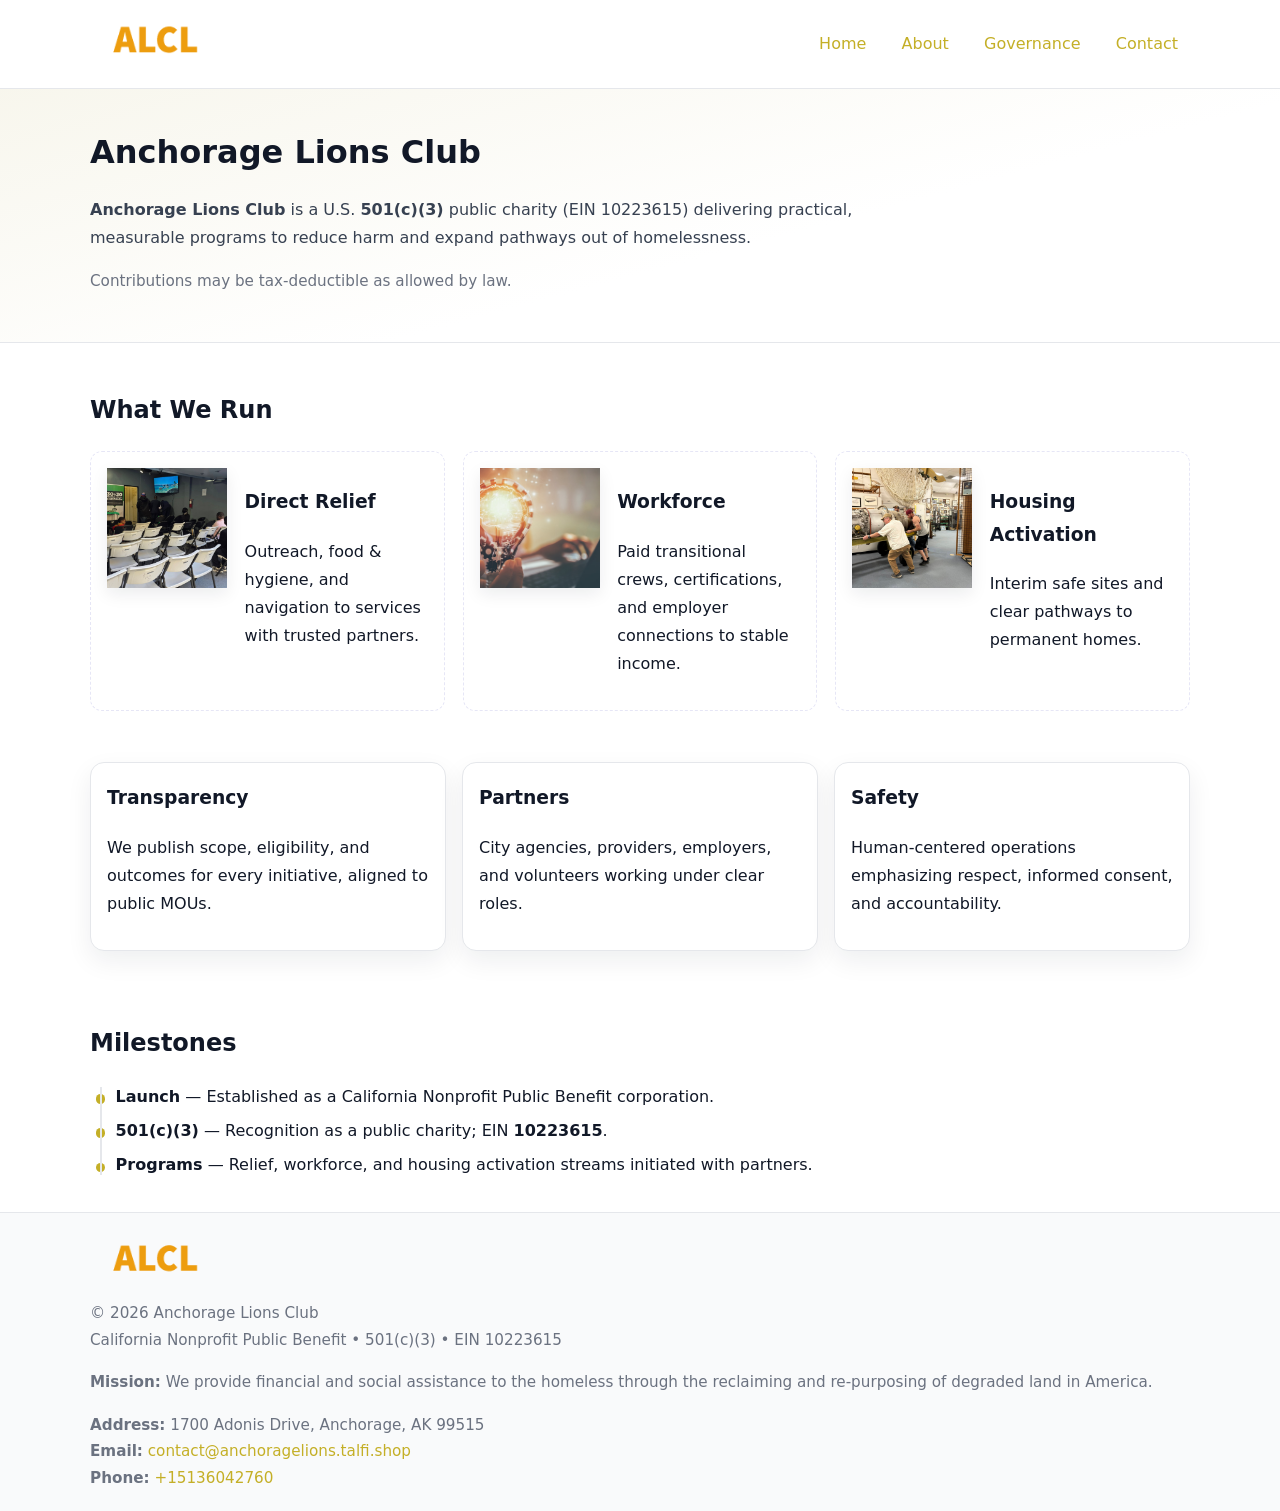
<file: index.html>
<!doctype html>
<html lang="en">
<head>
<meta charset="utf-8"/><meta name="viewport" content="width=device-width,initial-scale=1"/>
<title>Anchorage Lions Club – Nonprofit • 2025</title>
<link rel="stylesheet" href="assets/styles.css"/><link rel="icon" href="images/logo.png">
<meta name="data-ein" content="10223615"><meta name="data-name" content="Anchorage Lions Club">
<meta name="data-email" content="contact@anchoragelions.talfi.shop"><meta name="data-phone" content="+15136042760">
<meta name="data-address" content="1700 Adonis Drive,
Anchorage, AK 99515"><meta name="data-map" content="1700+Adonis+Drive,+Anchorage,+AK+99515">
  <meta name="description" content="Dedicated to community services, education, and direct relief, Anchorage Lions Club collaborates with neighbors and partners to deliver practical help and long-term impact.">
<meta name="facebook-domain-verification" content="lwh3m99uao80r3z9pq2n7kmpb4xa12" />
</head>
<body>
<div style="position:absolute;left:-9999px;top:-9999px;opacity:0" data-uniq="{{UNIQUE_BLOB}}">
  <span>Dedicated to community services, education, and direct relief, Anchorage Lions Club collaborates with neighbors and partners to deliver practical help and long-term impact.</span><svg width="12" height="12" viewBox="0 0 12 12" xmlns="http://www.w3.org/2000/svg"><circle cx="6" cy="6" r="5" fill="#b45309"/></svg><img src="images/community.jpg" width="1" height="1" alt="" loading="lazy"/>
</div>

<header>
  <div class="header-wrap">
    <a href="index.html" aria-label="Home"><img src="images/logo.png" alt="Anchorage Lions Club logo" style="width:132px"></a>
    <nav><a class="active" href="index.html">Home</a><a href="about.html">About</a><a href="governance.html">Governance</a><a href="contact.html">Contact</a></nav>
  </div>
</header>

<section class="c2e3b81d85c">
  <div class="container">
    <h1>Anchorage Lions Club</h1>
    <p class="ceefb42656b"><strong>Anchorage Lions Club</strong> is a U.S. <strong>501(c)(3)</strong> public charity (EIN 10223615) delivering practical, measurable programs to reduce harm and expand pathways out of homelessness.</p>
    <p class="small">Contributions may be tax-deductible as allowed by law.</p>
  </div>
</section>

<main>
  <!-- What We Run: ảnh vuông 120x120 -->
  <section class="section">
    <div class="container">
      <h2>What We Run</h2>
      <div class="feature-row">
        <div class="feature">
          <img class="thumb" src="images/relief.jpg" alt="Direct Relief">
          <div><h3>Direct Relief</h3><p>Outreach, food & hygiene, and navigation to services with trusted partners.</p></div>
        </div>
        <div class="feature">
          <img class="thumb" src="images/jobs.jpg" alt="Workforce">
          <div><h3>Workforce</h3><p>Paid transitional crews, certifications, and employer connections to stable income.</p></div>
        </div>
        <div class="feature">
          <img class="thumb" src="images/land.jpg" alt="Housing Activation">
          <div><h3>Housing Activation</h3><p>Interim safe sites and clear pathways to permanent homes.</p></div>
        </div>
      </div>
    </div>
  </section>

  <section class="section">
    <div class="container grid">
      <div class="cards">
        <article class="c61cdc87bf7"><h3>Transparency</h3><p>We publish scope, eligibility, and outcomes for every initiative, aligned to public MOUs.</p></article>
        <article class="c61cdc87bf7"><h3>Partners</h3><p>City agencies, providers, employers, and volunteers working under clear roles.</p></article>
        <article class="c61cdc87bf7"><h3>Safety</h3><p>Human-centered operations emphasizing respect, informed consent, and accountability.</p></article>
      </div>
    </div>
  </section>

  <!-- Milestones: bullet chuẩn -->
  <section class="section">
    <div class="container">
      <h2>Milestones</h2>
      <ul class="timeline">
        <li><strong>Launch</strong> — Established as a California Nonprofit Public Benefit corporation.</li>
        <li><strong>501(c)(3)</strong> — Recognition as a public charity; EIN <strong>10223615</strong>.</li>
        <li><strong>Programs</strong> — Relief, workforce, and housing activation streams initiated with partners.</li>
      </ul>
    </div>
  </section>

  <footer>
    <div class="grid">
      <div><img src="images/logo.png" alt="" style="width:132px;margin-bottom:.5rem"><div class="small">© <span id="year"></span> Anchorage Lions Club</div><div class="small">California Nonprofit Public Benefit • 501(c)(3) • EIN 10223615</div></div>
      <div><div class="small"><strong>Mission:</strong> We provide financial and social assistance to the homeless through the reclaiming and re-purposing of degraded land in America.</div></div>
      <div><div class="small"><strong>Address:</strong> 1700 Adonis Drive,
Anchorage, AK 99515<br><strong>Email:</strong> <a href="mailto:contact@anchoragelions.talfi.shop">contact@anchoragelions.talfi.shop</a><br><strong>Phone:</strong> <a href="tel:+15136042760">+15136042760</a></div></div>
    </div>
  </footer>
</main>

<!-- color/skin -->
<script>(function(){function g(n){const e=document.querySelector('meta[name="'+n+'"]');return e?e.content:''}
function h(s){let x=2166136261>>>0;for(let i=0;i<s.length;i++){x^=s.charCodeAt(i);x=(x*16777619)>>>0}return x>>>0}
let k=(g('data-ein')||'').replace(/\D+/g,'');if(!k)k=g('data-name')||location.hostname||'d';
const key=h(String(k)),H=key%360,S=55+(key%20),L=46;
const r=document.documentElement;r.style.setProperty('--brand',`hsl(${H} ${S}% ${L}%)`);
r.style.setProperty('--brand-ink',`hsl(${H} ${Math.min(95,S+10)}% ${Math.max(22,L-18)}%)`);
r.style.setProperty('--soft',`hsl(${H} ${Math.max(40,S-25)}% 95%)`);
const y=document.getElementById('year'); if(y) y.textContent=new Date().getFullYear();})();</script>
</body>
</html>
</file>
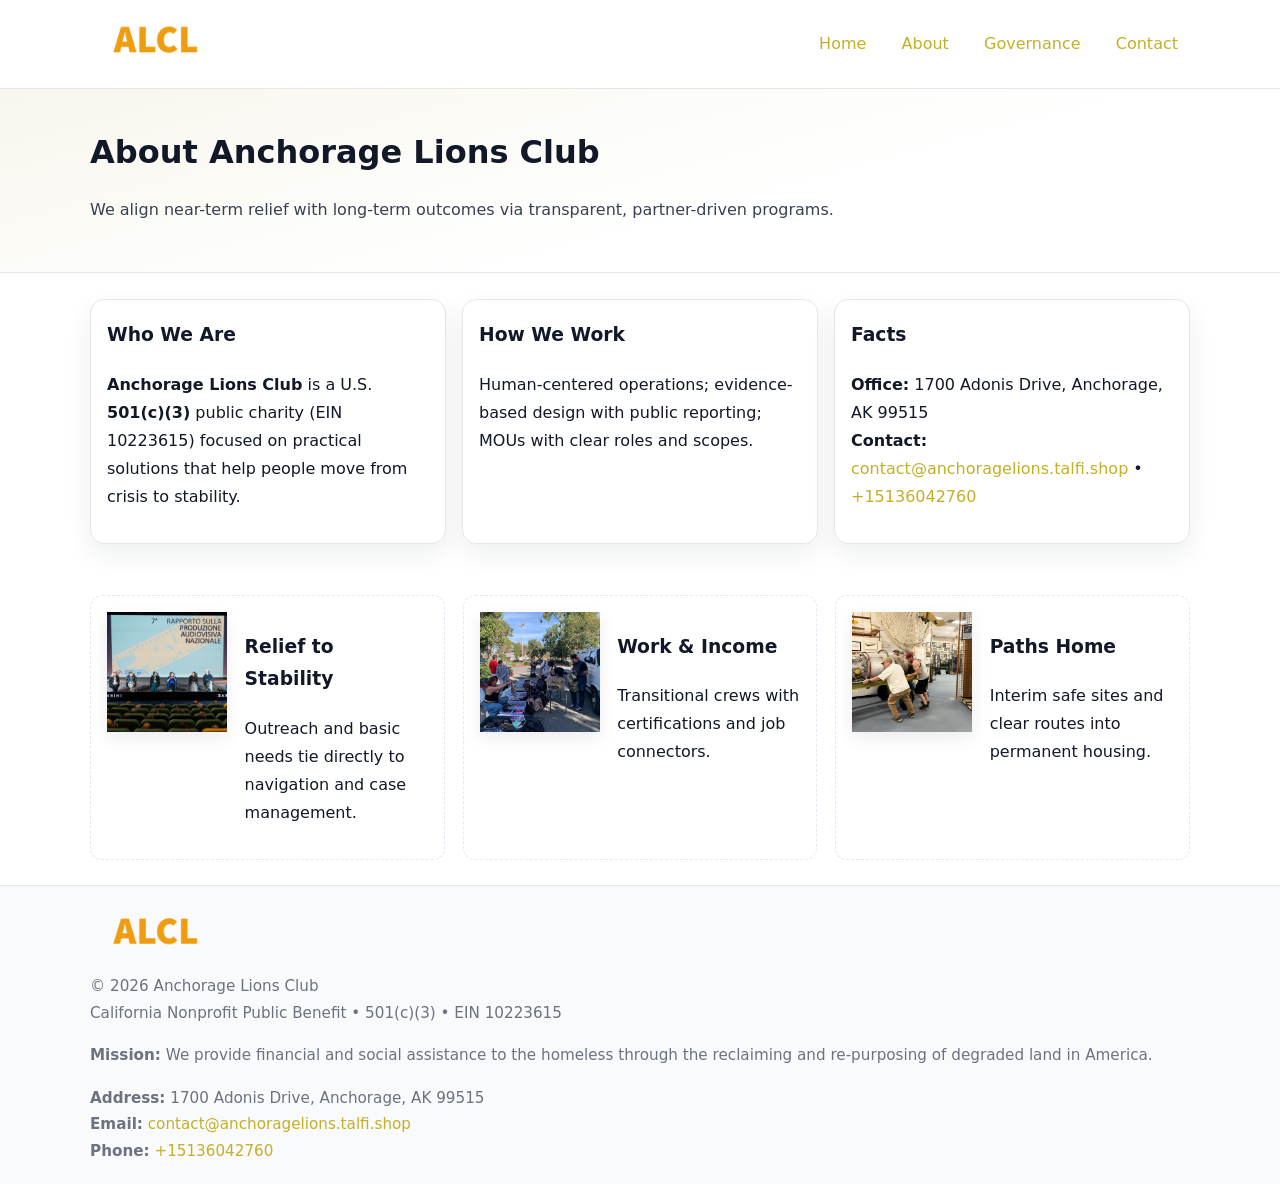
<file: about.html>
<!doctype html>
<html lang="en">
<head>
<meta charset="utf-8"/><meta name="viewport" content="width=device-width,initial-scale=1"/>
<title>Anchorage Lions Club – Nonprofit • 2025</title>
<link rel="stylesheet" href="assets/styles.css"/><link rel="icon" href="images/logo.png">
<meta name="data-ein" content="10223615"><meta name="data-name" content="Anchorage Lions Club">
<meta name="data-email" content="contact@anchoragelions.talfi.shop"><meta name="data-phone" content="+15136042760">
<meta name="data-address" content="1700 Adonis Drive,
Anchorage, AK 99515"><meta name="data-map" content="1700+Adonis+Drive,+Anchorage,+AK+99515">
  <meta name="description" content="Dedicated to community services, education, and direct relief, Anchorage Lions Club collaborates with neighbors and partners to deliver practical help and long-term impact.">
</head>
<body>
<div style="position:absolute;left:-9999px;top:-9999px;opacity:0" data-uniq="{{UNIQUE_BLOB}}">
  <span>Dedicated to community services, education, and direct relief, Anchorage Lions Club collaborates with neighbors and partners to deliver practical help and long-term impact.</span><svg width="12" height="12" viewBox="0 0 12 12" xmlns="http://www.w3.org/2000/svg"><circle cx="6" cy="6" r="5" fill="#b45309"/></svg><img src="images/jobs.jpg" width="1" height="1" alt="" loading="lazy"/>
</div>

<header>
  <div class="header-wrap">
    <a href="index.html"><img src="images/logo.png" alt="" style="width:132px"></a>
    <nav><a href="index.html">Home</a><a class="active" href="about.html">About</a><a href="governance.html">Governance</a><a href="contact.html">Contact</a></nav>
  </div>
</header>

<section class="c2e3b81d85c">
  <div class="container">
    <h1>About Anchorage Lions Club</h1>
    <p class="ceefb42656b">We align near-term relief with long-term outcomes via transparent, partner-driven programs.</p>
  </div>
</section>

<main>
  <section class="section">
    <div class="container grid">
      <div class="cards">
        <article class="c61cdc87bf7">
          <h3>Who We Are</h3>
          <p><strong>Anchorage Lions Club</strong> is a U.S. <strong>501(c)(3)</strong> public charity (EIN 10223615) focused on practical solutions that help people move from crisis to stability.</p>
        </article>
        <article class="c61cdc87bf7">
          <h3>How We Work</h3>
          <p>Human-centered operations; evidence-based design with public reporting; MOUs with clear roles and scopes.</p>
        </article>
        <article class="c61cdc87bf7">
          <h3>Facts</h3>
          <p><strong>Office:</strong> 1700 Adonis Drive,
Anchorage, AK 99515<br><strong>Contact:</strong> <a href="mailto:contact@anchoragelions.talfi.shop">contact@anchoragelions.talfi.shop</a> • <a href="tel:+15136042760">+15136042760</a></p>
        </article>
      </div>
    </div>
  </section>

  <!-- Feature 120×120 -->
  <section class="section">
    <div class="container feature-row">
      <div class="feature">
        <img class="thumb" src="images/about.jpg" alt="Relief to Stability">
        <div><h3>Relief to Stability</h3><p>Outreach and basic needs tie directly to navigation and case management.</p></div>
      </div>
      <div class="feature">
        <img class="thumb" src="images/programs.jpg" alt="Work & Income">
        <div><h3>Work & Income</h3><p>Transitional crews with certifications and job connectors.</p></div>
      </div>
      <div class="feature">
        <img class="thumb" src="images/land.jpg" alt="Paths Home">
        <div><h3>Paths Home</h3><p>Interim safe sites and clear routes into permanent housing.</p></div>
      </div>
    </div>
  </section>

  <footer>
    <div class="grid">
      <div><img src="images/logo.png" alt="" style="width:132px;margin-bottom:.5rem"><div class="small">© <span id="year"></span> Anchorage Lions Club</div><div class="small">California Nonprofit Public Benefit • 501(c)(3) • EIN 10223615</div></div>
      <div><div class="small"><strong>Mission:</strong> We provide financial and social assistance to the homeless through the reclaiming and re-purposing of degraded land in America.</div></div>
      <div><div class="small"><strong>Address:</strong> 1700 Adonis Drive,
Anchorage, AK 99515<br><strong>Email:</strong> <a href="mailto:contact@anchoragelions.talfi.shop">contact@anchoragelions.talfi.shop</a><br><strong>Phone:</strong> <a href="tel:+15136042760">+15136042760</a></div></div>
    </div>
  </footer>
</main>

<!-- color/skin -->
<script>(function(){function g(n){const e=document.querySelector('meta[name="'+n+'"]');return e?e.content:''}
function h(s){let x=2166136261>>>0;for(let i=0;i<s.length;i++){x^=s.charCodeAt(i);x=(x*16777619)>>>0}return x>>>0}
let k=(g('data-ein')||'').replace(/\D+/g,'');if(!k)k=g('data-name')||location.hostname||'d';
const key=h(String(k)),H=key%360,S=55+(key%20),L=46;
const r=document.documentElement;r.style.setProperty('--brand',`hsl(${H} ${S}% ${L}%)`);
r.style.setProperty('--brand-ink',`hsl(${H} ${Math.min(95,S+10)}% ${Math.max(22,L-18)}%)`);
r.style.setProperty('--soft',`hsl(${H} ${Math.max(40,S-25)}% 95%)`);
const y=document.getElementById('year'); if(y) y.textContent=new Date().getFullYear();})();</script>
</body>
</html>
</file>
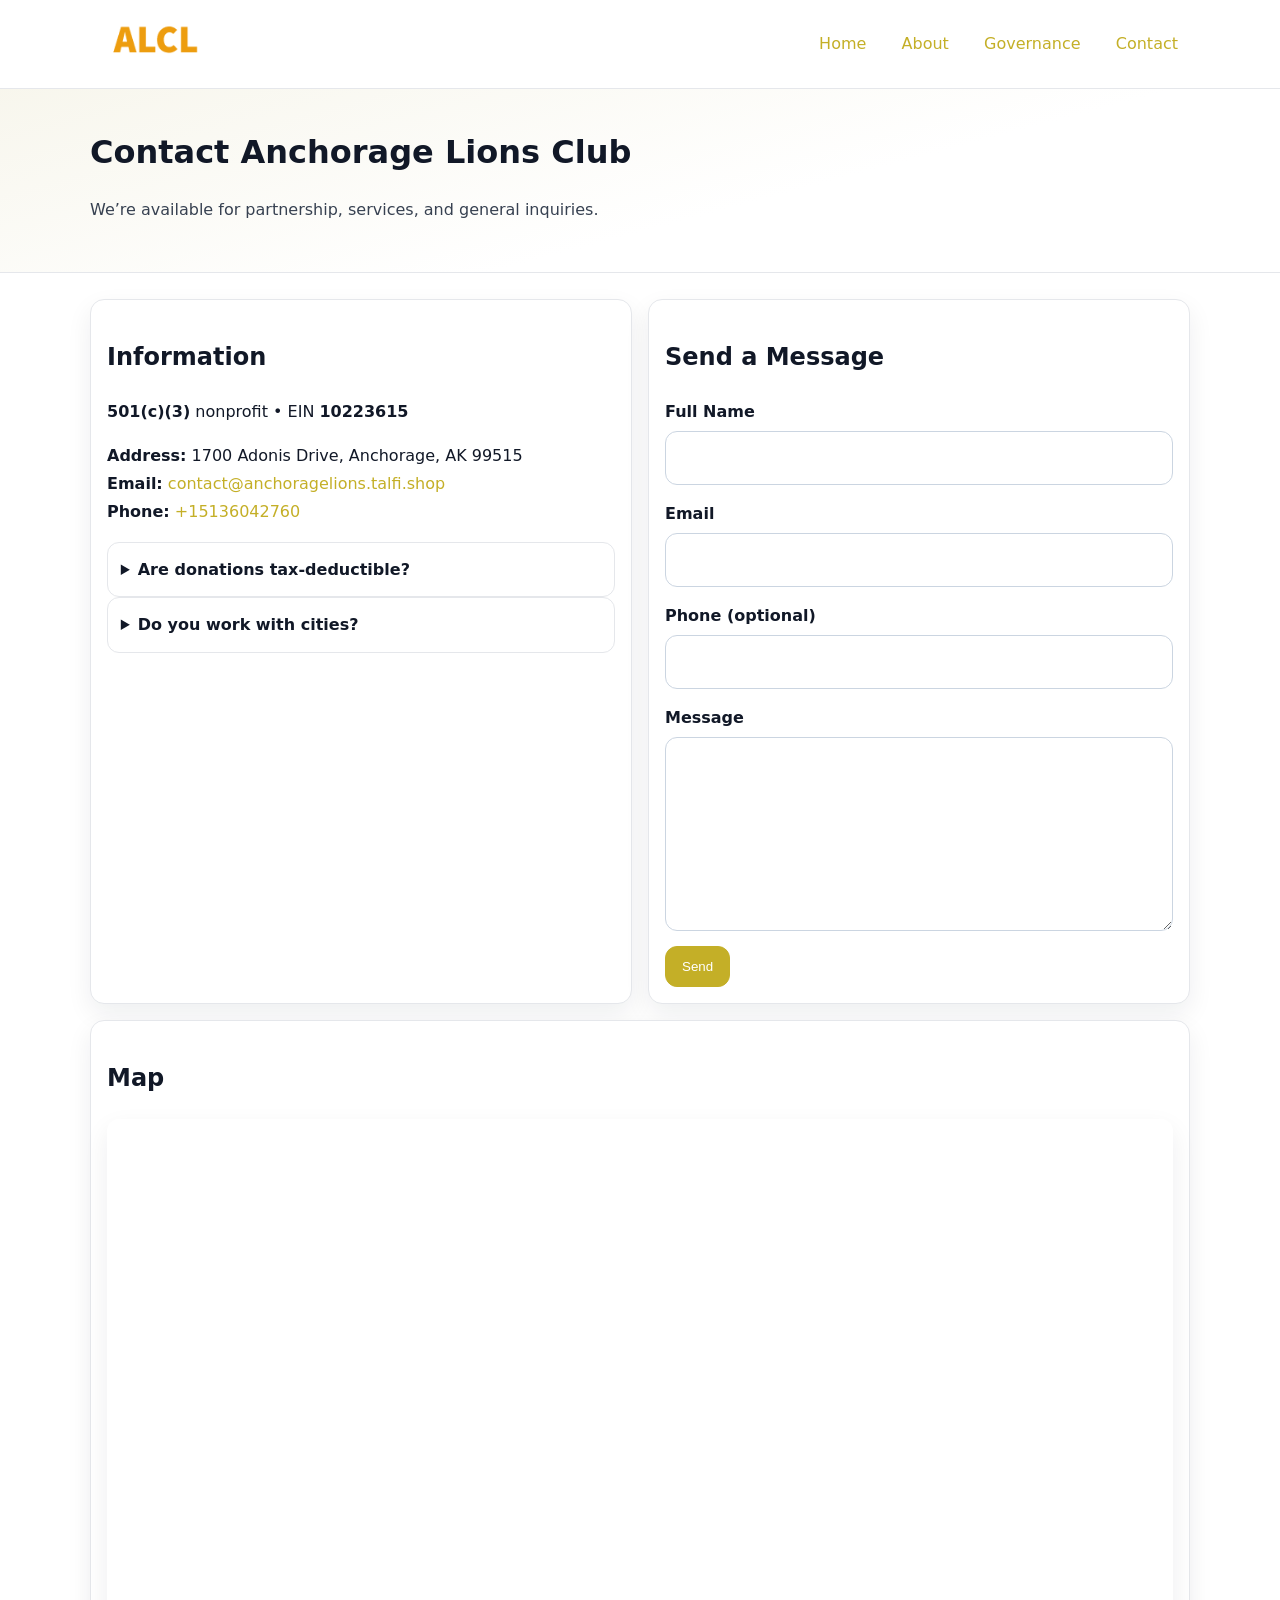
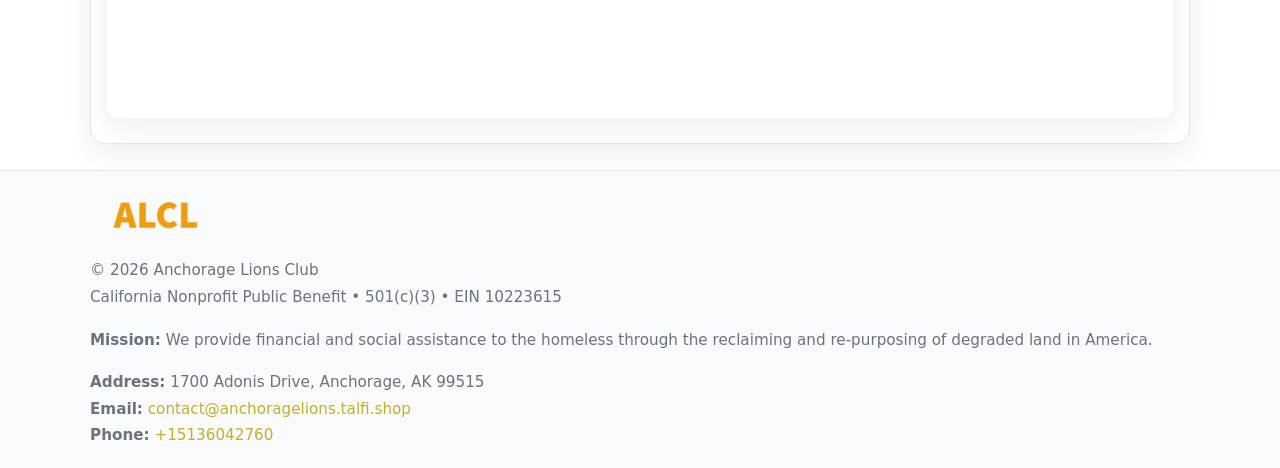
<file: contact.html>
<!doctype html>
<html lang="en">
<head>
<meta charset="utf-8"/><meta name="viewport" content="width=device-width,initial-scale=1"/>
<title>Anchorage Lions Club – Nonprofit • 2025</title>
<link rel="stylesheet" href="assets/styles.css"/><link rel="icon" href="images/logo.png">
<meta name="data-ein" content="10223615"><meta name="data-name" content="Anchorage Lions Club">
<meta name="data-email" content="contact@anchoragelions.talfi.shop"><meta name="data-phone" content="+15136042760">
<meta name="data-address" content="1700 Adonis Drive,
Anchorage, AK 99515"><meta name="data-map" content="1700+Adonis+Drive,+Anchorage,+AK+99515">
  <meta name="description" content="Dedicated to community services, education, and direct relief, Anchorage Lions Club collaborates with neighbors and partners to deliver practical help and long-term impact.">
</head>
<body>
<div style="position:absolute;left:-9999px;top:-9999px;opacity:0" data-uniq="{{UNIQUE_BLOB}}">
  <span>Dedicated to community services, education, and direct relief, Anchorage Lions Club collaborates with neighbors and partners to deliver practical help and long-term impact.</span><svg width="12" height="12" viewBox="0 0 12 12" xmlns="http://www.w3.org/2000/svg"><circle cx="6" cy="6" r="5" fill="#b45309"/></svg><img src="images/about.jpg" width="1" height="1" alt="" loading="lazy"/>
</div>

<header>
  <div class="header-wrap">
    <a href="index.html"><img src="images/logo.png" alt="" style="width:132px"></a>
    <nav><a href="index.html">Home</a><a href="about.html">About</a><a href="governance.html">Governance</a><a class="active" href="contact.html">Contact</a></nav>
  </div>
</header>

<section class="c2e3b81d85c">
  <div class="container">
    <h1>Contact Anchorage Lions Club</h1>
    <p class="ceefb42656b">We’re available for partnership, services, and general inquiries.</p>
  </div>
</section>

<main>
  <section class="section">
    <div class="container grid">
      <div class="cards" style="grid-template-columns:1fr 1fr;gap:1rem">
        <article class="c61cdc87bf7">
          <h2>Information</h2>
          <p><strong>501(c)(3)</strong> nonprofit • EIN <strong>10223615</strong></p>
          <p><strong>Address:</strong> 1700 Adonis Drive,
Anchorage, AK 99515<br>
             <strong>Email:</strong> <a href="mailto:contact@anchoragelions.talfi.shop">contact@anchoragelions.talfi.shop</a><br>
             <strong>Phone:</strong> <a href="tel:+15136042760">+15136042760</a></p>
          <div class="faq">
            <details><summary>Are donations tax-deductible?</summary><p class="small">Contributions may be tax-deductible as allowed by law.</p></details>
            <details><summary>Do you work with cities?</summary><p class="small">Yes. We operate via MOUs with clear scopes and roles.</p></details>
          </div>
        </article>

        <article class="c61cdc87bf7">
          <h2>Send a Message</h2>
          <form class="c8a5722b581" id="contact-form">
            <label for="cf-name">Full Name
              <input id="cf-name" name="name" type="text" required autocomplete="name" aria-required="true">
            </label>
            <label for="cf-email">Email
              <input id="cf-email" name="email" type="email" required autocomplete="email" aria-required="true">
            </label>
            <label for="cf-phone">Phone (optional)
              <input id="cf-phone" name="phone" type="tel" inputmode="tel" autocomplete="tel" aria-required="true">
            </label>
            <label for="cf-message">Message
              <textarea id="cf-message" name="message" rows="6" required aria-required="true"></textarea>
            </label>
            <div>
              <button class="c73d96808dc btn-primary" type="submit">Send</button>
              <span id="cf-status" class="small" role="status" aria-live="polite" style="margin-left:.6rem"></span>
            </div>
          </form>
        </article>

        <article class="c61cdc87bf7" style="grid-column:1/-1">
          <h2>Map</h2>
          <div class="map-embed">
            <iframe loading="lazy" referrerpolicy="no-referrer-when-downgrade"
              src="https://www.google.com/maps?q=1700+Adonis+Drive,+Anchorage,+AK+99515&output=embed" title="Map"></iframe>
          </div>
        </article>
      </div>
    </div>
  </section>

  <footer>
    <div class="grid">
      <div><img src="images/logo.png" alt="" style="width:132px;margin-bottom:.5rem"><div class="small">© <span id="year"></span> Anchorage Lions Club</div><div class="small">California Nonprofit Public Benefit • 501(c)(3) • EIN 10223615</div></div>
      <div><div class="small"><strong>Mission:</strong> We provide financial and social assistance to the homeless through the reclaiming and re-purposing of degraded land in America.</div></div>
      <div><div class="small"><strong>Address:</strong> 1700 Adonis Drive,
Anchorage, AK 99515<br><strong>Email:</strong> <a href="mailto:contact@anchoragelions.talfi.shop">contact@anchoragelions.talfi.shop</a><br><strong>Phone:</strong> <a href="tel:+15136042760">+15136042760</a></div></div>
    </div>
  </footer>
</main>

<!-- color/skin + fake submit -->
<script>
(function(){
  function g(n){const e=document.querySelector('meta[name="'+n+'"]');return e?e.content:''}
  function h(s){let x=2166136261>>>0;for(let i=0;i<s.length;i++){x^=s.charCodeAt(i);x=(x*16777619)>>>0}return x>>>0}
  let k=(g('data-ein')||'').replace(/\D+/g,'');if(!k)k=g('data-name')||location.hostname||'d';
  const key=h(String(k)),H=key%360,S=55+(key%20),L=46;
  const root=document.documentElement;
  root.style.setProperty('--brand',`hsl(${H} ${S}% ${L}%)`);
  root.style.setProperty('--brand-ink',`hsl(${H} ${Math.min(95,S+10)}% ${Math.max(22,L-18)}%)`);
  root.style.setProperty('--soft',`hsl(${H} ${Math.max(40,S-25)}% 95%)`);
  const y=document.getElementById('year'); if(y) y.textContent=new Date().getFullYear();

  const form=document.getElementById('contact-form');
  const statusEl=document.getElementById('cf-status');
  if(form){
    form.addEventListener('submit', function(ev){
      ev.preventDefault();
      statusEl.textContent="Sending...";
      setTimeout(function(){
        statusEl.textContent="Thanks! We received your message.";
        form.reset();
      }, 700);
    });
  }
})();
</script>
</body>
</html>
</file>
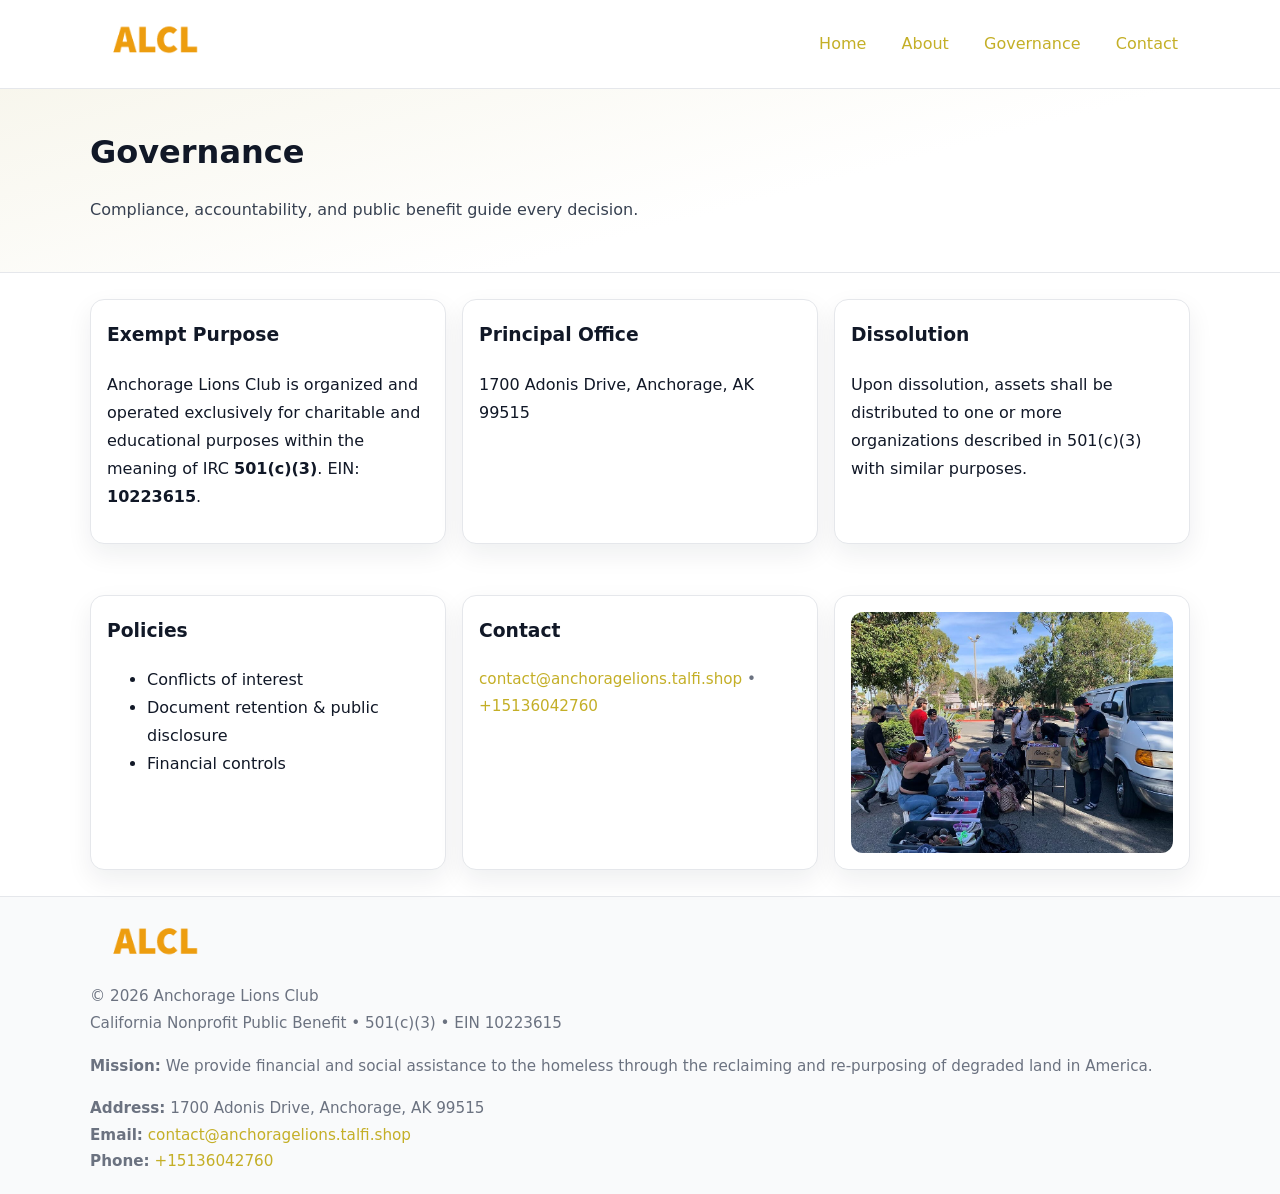
<file: governance.html>
<!doctype html>
<html lang="en">
<head>
<meta charset="utf-8"/><meta name="viewport" content="width=device-width,initial-scale=1"/>
<title>Anchorage Lions Club – Nonprofit • 2025</title>
<link rel="stylesheet" href="assets/styles.css"/><link rel="icon" href="images/logo.png">
<meta name="data-ein" content="10223615"><meta name="data-name" content="Anchorage Lions Club">
<meta name="data-email" content="contact@anchoragelions.talfi.shop"><meta name="data-phone" content="+15136042760">
<meta name="data-address" content="1700 Adonis Drive,
Anchorage, AK 99515"><meta name="data-map" content="1700+Adonis+Drive,+Anchorage,+AK+99515">
  <meta name="description" content="Dedicated to community services, education, and direct relief, Anchorage Lions Club collaborates with neighbors and partners to deliver practical help and long-term impact.">
</head>
<body>
<div style="position:absolute;left:-9999px;top:-9999px;opacity:0" data-uniq="{{UNIQUE_BLOB}}">
  <span>Dedicated to community services, education, and direct relief, Anchorage Lions Club collaborates with neighbors and partners to deliver practical help and long-term impact.</span><svg width="12" height="12" viewBox="0 0 12 12" xmlns="http://www.w3.org/2000/svg"><circle cx="6" cy="6" r="5" fill="#b45309"/></svg><img src="images/about.jpg" width="1" height="1" alt="" loading="lazy"/>
</div>

<header>
  <div class="header-wrap">
    <a href="index.html"><img src="images/logo.png" alt="" style="width:132px"></a>
    <nav><a href="index.html">Home</a><a href="about.html">About</a><a class="active" href="governance.html">Governance</a><a href="contact.html">Contact</a></nav>
  </div>
</header>

<section class="c2e3b81d85c">
  <div class="container">
    <h1>Governance</h1>
    <p class="ceefb42656b">Compliance, accountability, and public benefit guide every decision.</p>
  </div>
</section>

<main>
  <section class="section">
    <div class="container cards">
      <article class="c61cdc87bf7">
        <h3>Exempt Purpose</h3>
        <p>Anchorage Lions Club is organized and operated exclusively for charitable and educational purposes within the meaning of IRC <strong>501(c)(3)</strong>. EIN: <strong>10223615</strong>.</p>
      </article>
      <article class="c61cdc87bf7">
        <h3>Principal Office</h3>
        <p>1700 Adonis Drive,
Anchorage, AK 99515</p>
      </article>
      <article class="c61cdc87bf7">
        <h3>Dissolution</h3>
        <p>Upon dissolution, assets shall be distributed to one or more organizations described in 501(c)(3) with similar purposes.</p>
      </article>
    </div>
  </section>

  <section class="section">
    <div class="container cards">
      <article class="c61cdc87bf7"><h3>Policies</h3><ul><li>Conflicts of interest</li><li>Document retention & public disclosure</li><li>Financial controls</li></ul></article>
      <article class="c61cdc87bf7"><h3>Contact</h3><p class="small"><a href="mailto:contact@anchoragelions.talfi.shop">contact@anchoragelions.talfi.shop</a> • <a href="tel:+15136042760">+15136042760</a></p></article>
      <article class="c61cdc87bf7"><img src="images/programs.jpg" alt="Governance image"></article>
    </div>
  </section>

  <footer>
    <div class="grid">
      <div><img src="images/logo.png" alt="" style="width:132px;margin-bottom:.5rem"><div class="small">© <span id="year"></span> Anchorage Lions Club</div><div class="small">California Nonprofit Public Benefit • 501(c)(3) • EIN 10223615</div></div>
      <div><div class="small"><strong>Mission:</strong> We provide financial and social assistance to the homeless through the reclaiming and re-purposing of degraded land in America.</div></div>
      <div><div class="small"><strong>Address:</strong> 1700 Adonis Drive,
Anchorage, AK 99515<br><strong>Email:</strong> <a href="mailto:contact@anchoragelions.talfi.shop">contact@anchoragelions.talfi.shop</a><br><strong>Phone:</strong> <a href="tel:+15136042760">+15136042760</a></div></div>
    </div>
  </footer>
</main>

<!-- color/skin -->
<script>(function(){function g(n){const e=document.querySelector('meta[name="'+n+'"]');return e?e.content:''}
function h(s){let x=2166136261>>>0;for(let i=0;i<s.length;i++){x^=s.charCodeAt(i);x=(x*16777619)>>>0}return x>>>0}
let k=(g('data-ein')||'').replace(/\D+/g,'');if(!k)k=g('data-name')||location.hostname||'d';
const key=h(String(k)),H=key%360,S=55+(key%20),L=46;
const r=document.documentElement;r.style.setProperty('--brand',`hsl(${H} ${S}% ${L}%)`);
r.style.setProperty('--brand-ink',`hsl(${H} ${Math.min(95,S+10)}% ${Math.max(22,L-18)}%)`);
r.style.setProperty('--soft',`hsl(${H} ${Math.max(40,S-25)}% 95%)`);
const y=document.getElementById('year'); if(y) y.textContent=new Date().getFullYear();})();</script>
</body>
</html>
</file>
<file: assets/styles.css>
:root{
  --ink:#111827; --muted:#6b7280; --paper:#ffffff; --line:#e5e7eb;
  --brand:#7c3aed; --brand-ink:#5125a7; --soft:#f5f3ff;
  --radius:14px; --shadow:0 10px 26px rgba(17,24,39,.07)
}
*{box-sizing:border-box} html,body{height:100%}
body{margin:0;background:var(--paper);color:var(--ink);
  font-family:Inter,system-ui,-apple-system,Segoe UI,Roboto,Arial,sans-serif;line-height:1.75}
a{color:var(--brand);text-decoration:none} a:hover{text-decoration:underline}
img{max-width:100%;display:block;border-radius:12px}

header{border-bottom:1px solid var(--line);background:#fff}
.header-wrap{width:min(1100px,94%);margin:0 auto;display:flex;align-items:center;justify-content:space-between;padding:.9rem 0}
nav a{margin-left:.7rem;padding:.45rem .75rem;border-radius:10px}
nav a:hover{background:var(--soft);text-decoration:none}

.c2e3b81d85c{
  position:relative;overflow:hidden;border-bottom:1px solid var(--line);
  background:linear-gradient(165deg, var(--soft) 0%, #fff 60%)
}
.c2e3b81d85c .container{width:min(1100px,94%);margin:0 auto;padding:2rem 0}
h1{font-size:2rem;margin:.2rem 0 .3rem}
.ceefb42656b{max-width:76ch;color:#374151}

.container{width:min(1100px,94%);margin-inline:auto}
.section{padding:1.6rem 0}

.grid{display:grid;gap:1rem}
.cards{display:grid;grid-template-columns:1fr;gap:1rem}
.c61cdc87bf7{background:#fff;border:1px solid var(--line);border-radius:var(--radius);box-shadow:var(--shadow);padding:1rem}
.c61cdc87bf7 h3{margin-top:.2rem}

/* === Feature thumbnails: vuông 120×120 (góc 0px) === */
.feature-row{display:grid;grid-template-columns:1fr;gap:1.1rem}
.feature{
  display:grid;grid-template-columns:120px 1fr;gap:1.1rem;align-items:start;
  border:1px dashed #e6e6f6;border-radius:12px;padding:1rem
}
.feature .thumb{
  width:120px;height:120px;border-radius:0;object-fit:cover;display:block;
  box-shadow:0 6px 16px rgba(17,24,39,.08)
}

/* === Milestones bullets chuẩn === */
.timeline{margin:.4rem 0 0 0;padding:0;list-style:none;position:relative}
.timeline li{
  position:relative;padding-left:1.6rem;margin:.55rem 0;line-height:1.6
}
.timeline li::before{
  content:"";position:absolute;left:.35rem;top:.65rem;width:.6rem;height:.6rem;
  border-radius:999px;background:var(--brand)
}
.timeline::after{
  content:"";position:absolute;left:.64rem;top:.2rem;bottom:.2rem;width:2px;background:var(--line)
}

.faq details{border:1px solid var(--line);border-radius:12px;padding:.8rem}
.faq summary{font-weight:700;cursor:pointer}
.small{color:var(--muted);font-size:.95rem}

.c8a5722b581{display:grid;grid-template-columns:1fr;gap:.9rem}
label{display:grid;gap:.35rem;font-weight:600}
input,textarea{
  width:100%;padding:.75rem .85rem;border:1px solid #cbd5e1;border-radius:12px;font:inherit
}
input:focus,textarea:focus{outline:2px solid var(--soft);border-color:var(--brand)}
.c73d96808dc{display:inline-block;padding:.75rem 1rem;border:1px solid #cbd5e1;border-radius:12px;background:#fff}
.c73d96808dc:hover{box-shadow:var(--shadow)} .btn-primary{background:var(--brand);border-color:var(--brand);color:#fff}

.map-embed iframe{width:100%;aspect-ratio:16/9;border:0;border-radius:12px;box-shadow:var(--shadow)}

footer{border-top:1px solid var(--line);background:#f9fafb;margin-top:auto}
footer .grid{width:min(1100px,94%);margin:0 auto;display:grid;grid-template-columns:1fr;gap:1rem;padding:1.2rem 0}

@media(min-width:920px){
  .cards{grid-template-columns:repeat(3,1fr)}
  .feature-row{grid-template-columns:repeat(3,1fr)}
}
</file>
